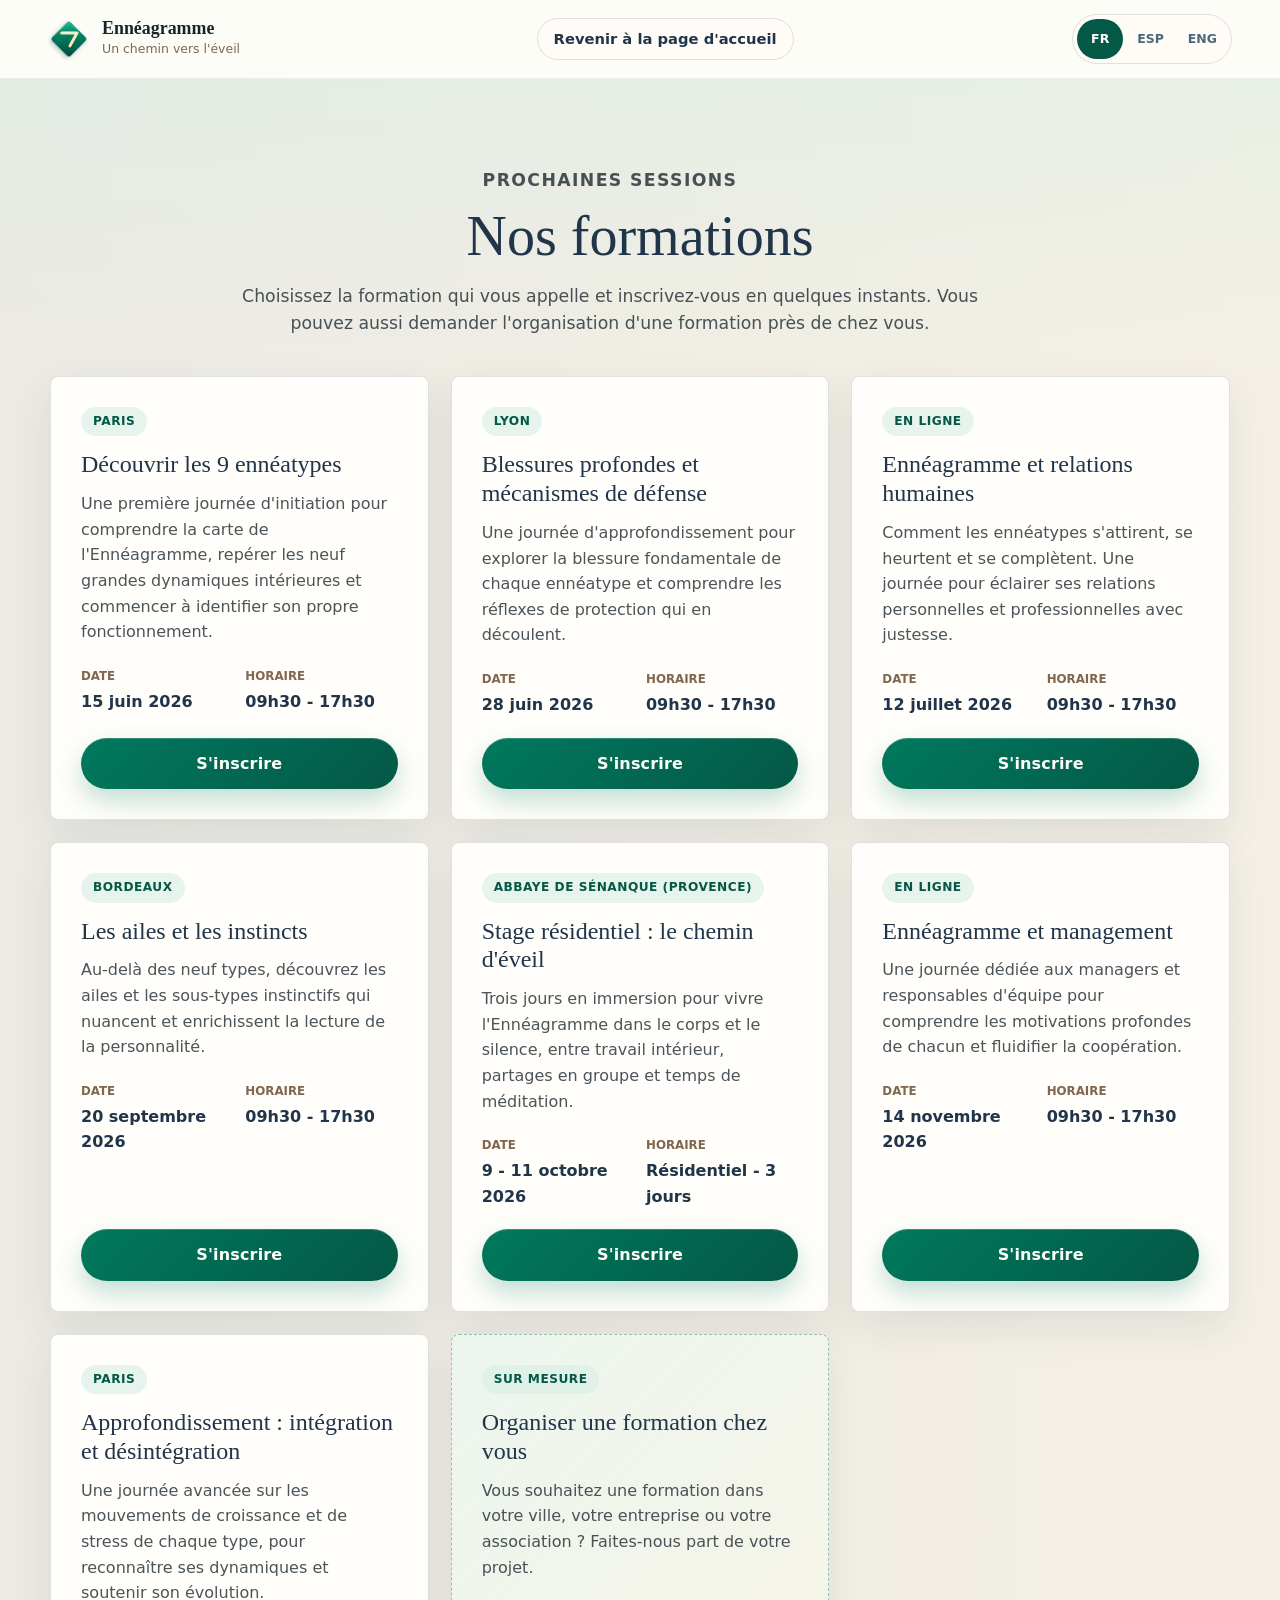
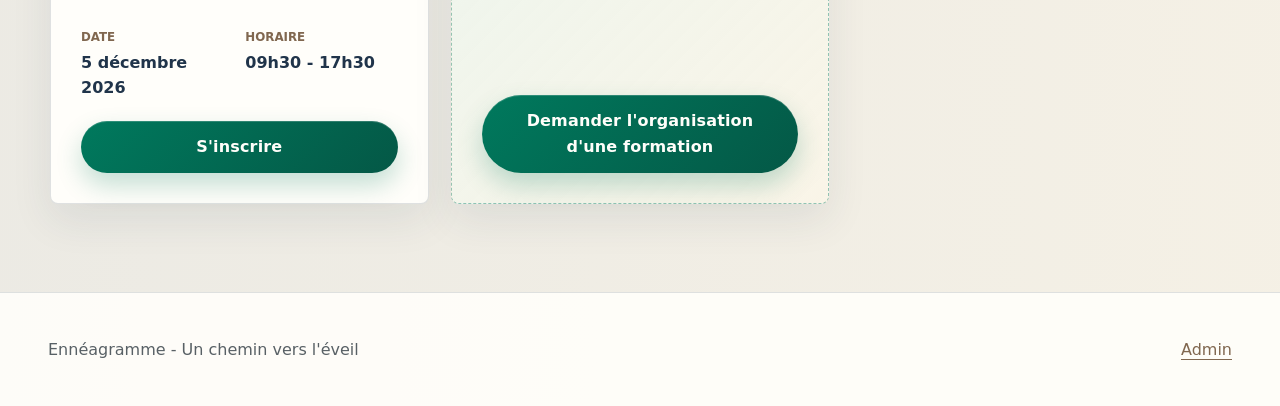
<file: formations.html>
<!doctype html>
<html lang="fr">
  <head>
    <meta charset="utf-8" />
    <meta name="viewport" content="width=device-width, initial-scale=1" />
    <meta name="description" content="Découvrez nos formations et stages Ennéagramme : dates, lieux et inscription." />
    <title>Nos formations - Ennéagramme</title>
    <link rel="icon" href="assets/images/favicon.ico" sizes="any" />
    <link rel="icon" href="assets/images/favicon.svg" type="image/svg+xml" />
    <link rel="apple-touch-icon" href="assets/images/apple-touch-icon.png" />
    <link rel="manifest" href="site.webmanifest" />
    <link rel="stylesheet" href="css/style.css" />
  </head>
  <body>
    <header class="site-header">
      <a class="brand" href="index.html#accueil" aria-label="Retour à l'accueil">
        <span class="brand-mark">
          <img src="assets/images/logo.svg" alt="" />
        </span>
        <span>
          <strong data-i18n="site.title">Ennéagramme</strong>
          <small data-i18n="site.subtitle">Un chemin vers l'éveil</small>
        </span>
      </a>

      <a class="back-home" href="index.html#accueil" data-i18n="page.back">
        <span aria-hidden="true">&larr;</span>
        <span>Revenir à la page d'accueil</span>
      </a>

      <div class="language-switcher" aria-label="Choix de langue">
        <button type="button" data-lang="fr" class="active">FR</button>
        <button type="button" data-lang="es">ESP</button>
        <button type="button" data-lang="en">ENG</button>
      </div>
    </header>

    <main>
      <section class="section">
        <div class="section-heading">
          <p class="eyebrow" data-i18n="page.eyebrow">Prochaines sessions</p>
          <h1 class="page-title" data-i18n="page.title">Nos formations</h1>
          <p data-i18n="page.intro">
            Choisissez la formation qui vous appelle et inscrivez-vous en quelques instants. Vous pouvez
            aussi demander l'organisation d'une formation près de chez vous.
          </p>
        </div>

        <p class="admin-hint admin-only" data-i18n="admin.hint">
          Mode admin : cliquez sur un champ d'un encadré pour le modifier, puis exportez les formations.
        </p>

        <div id="formations-grid" class="formations-grid"></div>
      </section>
    </main>

    <footer class="site-footer">
      <p>
        <span data-i18n="footer.text">Ennéagramme - Un chemin vers l'éveil</span>
      </p>
      <div class="footer-actions">
        <button type="button" class="text-button admin-only" id="admin-export" data-i18n="admin.export">
          Exporter les formations
        </button>
        <button type="button" class="text-button" id="admin-toggle" data-i18n="admin.button">Admin</button>
      </div>
    </footer>

    <!-- Modale : inscription à une formation -->
    <dialog id="inscription-dialog" class="modal">
      <form method="dialog" class="modal-panel" id="registration-form">
        <button type="button" class="modal-close" data-close aria-label="Fermer">&times;</button>
        <p class="eyebrow" data-i18n="registration.eyebrow">Inscription</p>
        <h2 data-i18n="registration.title">Demande d'inscription</h2>

        <div id="selected-formation" class="selected-formation modal-summary"></div>

        <div class="modal-fields">
          <label>
            <span data-i18n="registration.firstName">Prénom</span>
            <input type="text" name="firstName" required autocomplete="given-name" />
          </label>
          <label>
            <span data-i18n="registration.lastName">Nom</span>
            <input type="text" name="lastName" required autocomplete="family-name" />
          </label>
          <label>
            <span data-i18n="registration.phone">Téléphone</span>
            <input type="tel" name="phone" required autocomplete="tel" />
          </label>
          <label>
            <span data-i18n="registration.email">Email</span>
            <input type="email" name="email" required autocomplete="email" />
          </label>
          <label class="field-full">
            <span data-i18n="registration.message">Message (facultatif)</span>
            <textarea name="message" rows="3"></textarea>
          </label>
        </div>

        <div class="modal-actions">
          <button type="button" class="ghost-button" data-close data-i18n="modal.cancel">Annuler</button>
          <button type="submit" class="primary-button" data-i18n="registration.submit">Valider mon inscription</button>
        </div>
        <p id="registration-message" class="form-message" role="status"></p>
      </form>
    </dialog>

    <!-- Modale : organiser une formation chez vous -->
    <dialog id="organize-dialog" class="modal">
      <form method="dialog" class="modal-panel" id="organize-form">
        <button type="button" class="modal-close" data-close aria-label="Fermer">&times;</button>
        <p class="eyebrow" data-i18n="organize.eyebrow">Sur mesure</p>
        <h2 data-i18n="organize.title">Organiser une formation chez vous</h2>
        <p class="modal-lead" data-i18n="organize.intro">
          Association, entreprise, groupe ou collectivité : nous construisons une formation adaptée à
          votre contexte, dans le lieu de votre choix. Décrivez votre projet, nous vous recontactons.
        </p>

        <div class="modal-fields">
          <label>
            <span data-i18n="organize.contact">Nom du contact</span>
            <input type="text" name="contact" required autocomplete="name" />
          </label>
          <label>
            <span data-i18n="organize.structure">Structure / organisation</span>
            <input type="text" name="structure" autocomplete="organization" />
          </label>
          <label>
            <span data-i18n="organize.email">Email</span>
            <input type="email" name="email" required autocomplete="email" />
          </label>
          <label>
            <span data-i18n="organize.phone">Téléphone</span>
            <input type="tel" name="phone" autocomplete="tel" />
          </label>
          <label>
            <span data-i18n="organize.city">Ville / lieu souhaité</span>
            <input type="text" name="city" />
          </label>
          <label>
            <span data-i18n="organize.participants">Nombre de participants estimé</span>
            <input type="number" name="participants" min="1" />
          </label>
          <label class="field-full">
            <span data-i18n="organize.dates">Dates ou période envisagée</span>
            <input type="text" name="dates" />
          </label>
          <label class="field-full">
            <span data-i18n="organize.message">Votre projet</span>
            <textarea name="message" rows="3"></textarea>
          </label>
        </div>

        <div class="modal-actions">
          <button type="button" class="ghost-button" data-close data-i18n="modal.cancel">Annuler</button>
          <button type="submit" class="primary-button" data-i18n="organize.submit">Envoyer ma demande</button>
        </div>
        <p id="organize-message" class="form-message" role="status"></p>
      </form>
    </dialog>

    <script src="js/formations.js"></script>
  </body>
</html>
</file>
<file: css/style.css>
:root {
  --ivory: #f7f4ec;
  --paper: #fffefa;
  --ink: #18242c;
  --night: #20344a;
  --blue: #4e6879;
  --emerald: #00795d;
  --emerald-dark: #045846;
  --mint: #d8eee4;
  --gold: #c6a968;
  --gold-soft: #efe4c5;
  --brown: #80674f;
  --sage: #8b9a86;
  --line: rgba(32, 52, 74, 0.14);
  --shadow: 0 16px 42px rgba(32, 52, 74, 0.09);
  --radius: 8px;
  --max-width: 1180px;
}

* {
  box-sizing: border-box;
}

html {
  scroll-behavior: smooth;
  overflow-x: clip;
}

body {
  margin: 0;
  color: var(--ink);
  background:
    linear-gradient(180deg, rgba(216, 238, 228, 0.55), rgba(247, 244, 236, 0) 360px),
    linear-gradient(90deg, rgba(32, 52, 74, 0.05), rgba(198, 169, 104, 0.05)),
    var(--ivory);
  font-family: Inter, ui-sans-serif, system-ui, -apple-system, BlinkMacSystemFont, "Segoe UI", sans-serif;
  line-height: 1.6;
  overflow-x: clip;
}

a {
  color: inherit;
  text-decoration: none;
}

button,
input {
  font: inherit;
}

.site-header {
  position: sticky;
  top: 0;
  z-index: 20;
  display: grid;
  grid-template-columns: auto 1fr auto;
  align-items: center;
  gap: 24px;
  min-height: 78px;
  padding: 14px clamp(18px, 4vw, 48px);
  border-bottom: 1px solid rgba(32, 52, 74, 0.08);
  background: rgba(255, 254, 250, 0.92);
  backdrop-filter: blur(18px);
}

.brand {
  display: inline-flex;
  align-items: center;
  gap: 12px;
  min-width: 210px;
}

.brand-mark {
  display: grid;
  place-items: center;
  width: 42px;
  height: 42px;
  flex: 0 0 auto;
}

.brand-mark img {
  display: block;
  width: 42px;
  height: 42px;
}

.brand strong,
.brand small {
  display: block;
}

.brand strong {
  font-family: Georgia, "Times New Roman", serif;
  font-size: 1.12rem;
  line-height: 1.1;
}

.brand small {
  color: var(--brown);
  font-size: 0.78rem;
}

.main-nav {
  display: flex;
  justify-content: center;
  gap: clamp(14px, 3vw, 36px);
  color: rgba(24, 36, 44, 0.78);
  font-size: 0.95rem;
}

.main-nav a {
  padding: 8px 0;
  border-bottom: 1px solid transparent;
}

.main-nav a:hover,
.main-nav a:focus-visible {
  color: var(--night);
  border-color: var(--gold);
}

.language-switcher {
  display: inline-flex;
  gap: 4px;
  padding: 4px;
  border: 1px solid var(--line);
  border-radius: 999px;
  background: rgba(255, 253, 248, 0.68);
}

.language-switcher button,
.text-button,
.ghost-button,
.primary-button,
.table-button,
.danger-button {
  min-height: 40px;
  border: 0;
  cursor: pointer;
  transition:
    transform 0.22s cubic-bezier(0.22, 1, 0.36, 1),
    box-shadow 0.22s ease,
    background 0.22s ease,
    color 0.22s ease,
    border-color 0.22s ease;
}

.language-switcher button:focus-visible,
.text-button:focus-visible,
.ghost-button:focus-visible,
.primary-button:focus-visible,
.table-button:focus-visible,
.danger-button:focus-visible,
.back-home:focus-visible {
  outline: 2px solid var(--gold);
  outline-offset: 3px;
}

@media (prefers-reduced-motion: reduce) {
  .language-switcher button,
  .text-button,
  .ghost-button,
  .primary-button,
  .table-button,
  .danger-button,
  .formation-card {
    transition: none;
  }
}

.language-switcher button {
  min-width: 46px;
  padding: 6px 10px;
  border-radius: 999px;
  color: var(--blue);
  background: transparent;
  font-size: 0.78rem;
  font-weight: 700;
  letter-spacing: 0;
}

.language-switcher button.active {
  color: var(--paper);
  background: var(--emerald-dark);
}

.mobile-menu-button {
  display: none;
  width: 44px;
  height: 44px;
  border: 1px solid var(--line);
  border-radius: var(--radius);
  background: var(--paper);
}

.mobile-menu-button span {
  display: block;
  width: 18px;
  height: 2px;
  margin: 4px auto;
  background: var(--night);
}

.section {
  width: min(calc(100% - 36px), var(--max-width));
  margin: 0 auto;
  padding: 88px 0;
}

.section-soft {
  width: 100%;
  max-width: none;
  padding-inline: max(18px, calc((100vw - var(--max-width)) / 2));
  background: rgba(255, 254, 250, 0.66);
  border-block: 1px solid rgba(32, 52, 74, 0.06);
}

.hero {
  position: relative;
  overflow: hidden;
  display: grid;
  grid-template-columns: minmax(0, 1fr);
  align-items: center;
  min-height: min(680px, calc(100vh - 118px));
  padding-top: 48px;
  padding-bottom: 64px;
}

.hero::after {
  content: "";
  position: absolute;
  left: 0;
  right: 0;
  bottom: 26px;
  height: 1px;
  background: linear-gradient(90deg, transparent, rgba(0, 121, 93, 0.22), transparent);
  pointer-events: none;
}

.hero-content {
  position: relative;
  z-index: 2;
  min-width: 0;
  max-width: 880px;
  padding-left: clamp(0px, 2vw, 28px);
  border-left: 3px solid rgba(0, 121, 93, 0.16);
}

.eyebrow {
  margin: 0 0 12px;
  color: var(--brown);
  font-size: 0.82rem;
  font-weight: 750;
  letter-spacing: 0.08em;
  text-transform: uppercase;
}

h1,
h2,
h3 {
  margin: 0;
  color: var(--night);
  font-family: Georgia, "Times New Roman", serif;
  font-weight: 500;
  letter-spacing: 0;
}

h1 {
  max-width: 820px;
  font-size: 6.2rem;
  line-height: 0.94;
}

h1 em {
  display: block;
  margin-top: 12px;
  color: var(--brown);
  font-size: 2.9rem;
  font-style: normal;
}

h2 {
  font-size: 3.5rem;
  line-height: 1.05;
}

h3 {
  font-size: 1.55rem;
}

.hero-text,
.section-heading p {
  max-width: 760px;
  color: rgba(24, 36, 44, 0.78);
  font-size: 1.08rem;
}

.hero-text {
  margin: 28px 0 32px;
}

.primary-button {
  position: relative;
  display: inline-flex;
  align-items: center;
  justify-content: center;
  min-width: 148px;
  padding: 13px 26px;
  border-radius: 999px;
  color: var(--paper);
  background: linear-gradient(135deg, var(--emerald) 0%, var(--emerald-dark) 100%);
  font-weight: 720;
  letter-spacing: 0.01em;
  box-shadow: 0 12px 26px rgba(0, 121, 93, 0.24), inset 0 1px 0 rgba(255, 255, 255, 0.18);
}

.primary-button:hover {
  transform: translateY(-2px);
  background: linear-gradient(135deg, var(--emerald-dark) 0%, var(--night) 100%);
  box-shadow: 0 18px 36px rgba(0, 121, 93, 0.3), inset 0 1px 0 rgba(255, 255, 255, 0.2);
}

.primary-button:active {
  transform: translateY(0);
  box-shadow: 0 8px 18px rgba(0, 121, 93, 0.24);
}

.enneagram-holder {
  width: min(100%, 540px);
  aspect-ratio: 1;
}

.hero-symbol {
  position: absolute;
  z-index: 1;
  top: 50%;
  right: max(-160px, -9vw);
  width: min(68vw, 760px);
  aspect-ratio: 1;
  transform: translateY(-48%);
  opacity: 0.2;
  filter: drop-shadow(0 32px 65px rgba(32, 52, 74, 0.08));
  pointer-events: none;
}

.enneagram-svg {
  width: 100%;
  height: 100%;
  overflow: visible;
}

.enneagram-ring {
  fill: rgba(255, 253, 248, 0.75);
  stroke: rgba(198, 169, 104, 0.42);
  stroke-width: 1.3;
}

.hero-symbol .enneagram-ring {
  fill: transparent;
  stroke: rgba(0, 121, 93, 0.55);
  stroke-width: 0.9;
}

.enneagram-line {
  fill: none;
  stroke: rgba(32, 52, 74, 0.48);
  stroke-width: 1.25;
}

.hero-symbol .enneagram-line {
  stroke: rgba(32, 52, 74, 0.56);
  stroke-width: 0.9;
}

.enneagram-node circle {
  fill: var(--paper);
  stroke: var(--gold);
  stroke-width: 1.2;
}

.enneagram-dot {
  fill: rgba(0, 121, 93, 0.62);
}

.enneagram-node text {
  fill: var(--night);
  font-weight: 760;
}

.enneagram-label {
  fill: rgba(24, 36, 44, 0.82);
  font-size: 10.8px;
  font-weight: 700;
}

.enneagram-label-pill {
  fill: rgba(255, 253, 248, 0.9);
  stroke: rgba(198, 169, 104, 0.35);
  stroke-width: 0.8;
}

.interactive .enneagram-label-group {
  cursor: pointer;
}

.interactive .enneagram-node {
  cursor: pointer;
}

.interactive .enneagram-node:hover circle,
.interactive .enneagram-node.active circle {
  fill: var(--gold-soft);
  stroke: var(--night);
}

.interactive .enneagram-label-group:hover .enneagram-label-pill,
.interactive .enneagram-label-group.active .enneagram-label-pill {
  fill: var(--gold-soft);
  stroke: rgba(32, 52, 74, 0.6);
}

.section-heading {
  max-width: 820px;
  margin: 0 auto 38px;
  text-align: center;
}

.section-heading.left {
  margin-inline: 0;
  text-align: left;
}

.table-shell {
  overflow-x: auto;
  border: 1px solid var(--line);
  border-radius: var(--radius);
  background: rgba(255, 254, 250, 0.92);
  box-shadow: var(--shadow);
}

.formations-table {
  width: 100%;
  min-width: 760px;
  border-collapse: collapse;
}

.formations-table th,
.formations-table td {
  padding: 18px;
  border-bottom: 1px solid rgba(32, 52, 74, 0.09);
  text-align: left;
  vertical-align: middle;
}

.formations-table th {
  color: var(--brown);
  background: rgba(216, 238, 228, 0.5);
  font-size: 0.8rem;
  text-transform: uppercase;
}

.formations-table tbody tr:hover {
  background: rgba(216, 238, 228, 0.24);
}

.formations-table tr:last-child td {
  border-bottom: 0;
}

.table-button,
.danger-button,
.ghost-button {
  border: 1px solid var(--line);
  border-radius: 999px;
  background: var(--paper);
  color: var(--night);
  font-weight: 720;
}

.table-button:hover,
.ghost-button:hover {
  transform: translateY(-1px);
  border-color: var(--gold);
  background: var(--mint);
  box-shadow: 0 8px 18px rgba(32, 52, 74, 0.1);
}

.danger-button:hover {
  border-color: #b4554a;
  background: rgba(180, 85, 74, 0.08);
}

.language-switcher button:hover:not(.active) {
  color: var(--emerald-dark);
  background: rgba(216, 238, 228, 0.6);
}

.table-button,
.danger-button {
  padding: 8px 14px;
}

.danger-button {
  color: #8f3c32;
}

.ghost-button {
  padding: 10px 16px;
}

.table-input {
  width: 100%;
  min-width: 120px;
  padding: 10px;
  border: 1px solid var(--line);
  border-radius: var(--radius);
  color: var(--ink);
  background: #fff;
}

.admin-add-row {
  margin: 16px 0 0;
}

.registration-section {
  padding-top: 56px;
}

.registration-panel {
  max-width: 820px;
  margin: 0 auto;
  padding: clamp(22px, 5vw, 42px);
  border: 1px solid var(--line);
  border-radius: var(--radius);
  background: rgba(255, 254, 250, 0.94);
  box-shadow: var(--shadow);
}

.selected-formation {
  display: grid;
  grid-template-columns: repeat(4, minmax(0, 1fr));
  gap: 10px;
  margin: 22px 0 30px;
}

.selected-formation div {
  padding: 14px;
  border: 1px solid var(--line);
  border-radius: var(--radius);
  background: rgba(216, 238, 228, 0.24);
}

.selected-formation strong {
  display: block;
  color: var(--brown);
  font-size: 0.78rem;
  text-transform: uppercase;
}

.registration-form {
  display: grid;
  grid-template-columns: repeat(2, minmax(0, 1fr));
  gap: 16px;
}

.registration-form label {
  display: grid;
  gap: 6px;
  color: var(--night);
  font-weight: 720;
}

.registration-form input {
  min-height: 48px;
  padding: 10px 12px;
  border: 1px solid var(--line);
  border-radius: var(--radius);
  background: #fff;
}

.registration-form button {
  grid-column: 1 / -1;
  justify-self: start;
}

.form-message {
  min-height: 28px;
  color: #476b4e;
  font-weight: 720;
}

.types-layout {
  display: grid;
  grid-template-columns: minmax(340px, 0.9fr) minmax(0, 1fr);
  gap: clamp(28px, 6vw, 72px);
  align-items: center;
}

.type-card,
.trainer-card,
.testimonial-card {
  border: 1px solid var(--line);
  border-radius: var(--radius);
  background: var(--paper);
  box-shadow: var(--shadow);
}

.type-card {
  min-height: 410px;
  padding: clamp(22px, 4vw, 36px);
}

.type-card .emblem {
  display: grid;
  place-items: center;
  width: 68px;
  height: 68px;
  margin-bottom: 18px;
  border-radius: 50%;
  color: var(--night);
  background: linear-gradient(135deg, var(--gold-soft), var(--mint));
}

.type-card dl {
  display: grid;
  gap: 14px;
  margin: 22px 0 0;
}

.type-card dt {
  color: var(--brown);
  font-size: 0.8rem;
  font-weight: 780;
  text-transform: uppercase;
}

.type-card dd {
  margin: 2px 0 0;
  color: rgba(24, 36, 44, 0.78);
}

.trainer-grid {
  display: grid;
  gap: 22px;
}

.trainer-card {
  display: grid;
  grid-template-columns: 220px 1fr;
  gap: 28px;
  align-items: center;
  padding: clamp(20px, 3vw, 30px);
}

.trainer-photo {
  position: relative;
  display: grid;
  place-items: center;
  aspect-ratio: 1;
  border-radius: var(--radius);
  overflow: hidden;
  color: var(--night);
  background:
    linear-gradient(135deg, rgba(198, 169, 104, 0.18), rgba(0, 121, 93, 0.14)),
    var(--paper);
  font-family: Georgia, "Times New Roman", serif;
  font-size: 3rem;
}

.trainer-photo img {
  position: absolute;
  inset: 0;
  width: 100%;
  height: 100%;
  object-fit: cover;
}

.trainer-photo img.is-hidden {
  display: none;
}

.testimonials {
  padding-bottom: 72px;
}

.testimonial-grid {
  display: grid;
  grid-template-columns: repeat(3, minmax(0, 1fr));
  gap: 18px;
}

.testimonial-card {
  padding: 10px;
  overflow: hidden;
}

.testimonial-video {
  display: block;
  width: 100%;
  aspect-ratio: 16 / 9;
  border-radius: calc(var(--radius) - 2px);
  background: #000;
  object-fit: cover;
}

.site-footer {
  display: flex;
  justify-content: space-between;
  gap: 20px;
  padding: 28px clamp(18px, 4vw, 48px);
  border-top: 1px solid var(--line);
  color: rgba(24, 36, 44, 0.72);
  background: rgba(255, 254, 250, 0.92);
}

.footer-actions {
  display: flex;
  flex-wrap: wrap;
  gap: 10px;
  justify-content: flex-end;
}

.text-button {
  padding: 6px 0;
  color: var(--brown);
  background: transparent;
  text-decoration: underline;
  text-underline-offset: 4px;
}

.admin-only {
  display: none;
}

body.is-admin .admin-only {
  display: inline-flex;
}

body.is-admin .admin-hint.admin-only {
  display: block;
}

body.is-admin [contenteditable="true"] {
  outline: 1px dashed rgba(198, 169, 104, 0.95);
  outline-offset: 4px;
  border-radius: 4px;
}

body.is-admin [contenteditable="true"]:focus {
  outline: 2px solid var(--emerald);
  background: rgba(216, 238, 228, 0.4);
}

/* Section formations (accueil) : bouton découvrir */
.formations-cta-wrap {
  margin-top: 30px;
}

/* Page "Nos formations" */
.back-home {
  display: inline-flex;
  align-items: center;
  gap: 8px;
  justify-self: center;
  padding: 8px 16px;
  border: 1px solid var(--line);
  border-radius: 999px;
  color: var(--night);
  background: rgba(255, 253, 248, 0.68);
  font-size: 0.92rem;
  font-weight: 700;
}

.back-home:hover,
.back-home:focus-visible {
  color: var(--emerald-dark);
  border-color: var(--gold);
}

.page-title {
  font-size: 3.5rem;
  line-height: 1.05;
}

.formations-grid {
  display: grid;
  grid-template-columns: repeat(3, minmax(0, 1fr));
  gap: 22px;
}

.formation-card {
  display: flex;
  flex-direction: column;
  gap: 20px;
  padding: clamp(22px, 3vw, 30px);
  border: 1px solid var(--line);
  border-radius: var(--radius);
  background: var(--paper);
  box-shadow: var(--shadow);
  transition:
    transform 0.24s cubic-bezier(0.22, 1, 0.36, 1),
    box-shadow 0.24s ease,
    border-color 0.24s ease;
}

.formation-card:hover {
  transform: translateY(-4px);
  border-color: rgba(198, 169, 104, 0.5);
  box-shadow: 0 26px 54px rgba(32, 52, 74, 0.14);
}

.formation-card-body {
  flex: 1 1 auto;
}

.formation-place {
  display: inline-block;
  margin-bottom: 14px;
  padding: 5px 12px;
  border-radius: 999px;
  color: var(--emerald-dark);
  background: rgba(216, 238, 228, 0.6);
  font-size: 0.76rem;
  font-weight: 750;
  letter-spacing: 0.04em;
  text-transform: uppercase;
}

.formation-title {
  font-size: 1.5rem;
  line-height: 1.2;
}

.formation-desc {
  margin: 12px 0 0;
  color: rgba(24, 36, 44, 0.78);
  font-size: 1rem;
}

.formation-meta {
  display: grid;
  grid-template-columns: repeat(2, minmax(0, 1fr));
  gap: 12px;
  margin: 22px 0 0;
}

.formation-meta dt {
  color: var(--brown);
  font-size: 0.74rem;
  font-weight: 780;
  text-transform: uppercase;
}

.formation-meta dd {
  margin: 3px 0 0;
  color: var(--night);
  font-weight: 650;
}

.formation-register {
  align-self: stretch;
  width: 100%;
}

.admin-hint {
  max-width: 820px;
  margin: 0 auto 24px;
  padding: 12px 18px;
  border: 1px solid rgba(198, 169, 104, 0.5);
  border-radius: var(--radius);
  background: rgba(239, 228, 197, 0.35);
  color: var(--brown);
  font-size: 0.92rem;
  font-weight: 650;
  text-align: center;
}

.organize-card {
  border-style: dashed;
  border-color: rgba(0, 121, 93, 0.4);
  background:
    linear-gradient(135deg, rgba(216, 238, 228, 0.5), rgba(239, 228, 197, 0.35)),
    var(--paper);
}

/* Modales (inscription / organisation) */
.modal {
  width: min(640px, calc(100% - 32px));
  padding: 0;
  border: 1px solid var(--line);
  border-radius: var(--radius);
  background: transparent;
  box-shadow: 0 30px 80px rgba(32, 52, 74, 0.28);
}

.modal::backdrop {
  background: rgba(24, 36, 44, 0.5);
  backdrop-filter: blur(3px);
}

.modal-panel {
  position: relative;
  padding: clamp(24px, 4vw, 40px);
  border-radius: var(--radius);
  background: var(--paper);
}

.modal-panel .eyebrow {
  margin-bottom: 8px;
}

.modal-panel h2 {
  font-size: 1.9rem;
  line-height: 1.15;
}

.modal-close {
  position: absolute;
  top: 14px;
  right: 16px;
  width: 40px;
  height: 40px;
  border: 0;
  border-radius: 50%;
  color: var(--night);
  background: rgba(216, 238, 228, 0.5);
  font-size: 1.5rem;
  line-height: 1;
  cursor: pointer;
}

.modal-close:hover,
.modal-close:focus-visible {
  background: var(--gold-soft);
}

.modal-lead {
  margin: 12px 0 0;
  color: rgba(24, 36, 44, 0.78);
}

.modal-summary {
  display: grid;
  grid-template-columns: repeat(3, minmax(0, 1fr));
}

.modal-summary .summary-topic {
  grid-column: 1 / -1;
  background: rgba(216, 238, 228, 0.42);
}

.modal-summary .summary-topic strong {
  text-transform: none;
  font-size: 1rem;
  color: var(--night);
}

.modal-fields {
  display: grid;
  grid-template-columns: repeat(2, minmax(0, 1fr));
  gap: 16px;
  margin: 24px 0 8px;
}

.modal-fields label {
  display: grid;
  gap: 6px;
  color: var(--night);
  font-weight: 720;
}

.modal-fields .field-full {
  grid-column: 1 / -1;
}

.modal-fields input,
.modal-fields textarea {
  min-height: 48px;
  padding: 10px 12px;
  border: 1px solid var(--line);
  border-radius: var(--radius);
  background: #fff;
  font: inherit;
  color: var(--ink);
}

.modal-fields textarea {
  min-height: 84px;
  resize: vertical;
}

.modal-actions {
  display: flex;
  flex-wrap: wrap;
  gap: 12px;
  justify-content: flex-end;
  margin-top: 18px;
}

@media (max-width: 980px) {
  .formations-grid {
    grid-template-columns: repeat(2, minmax(0, 1fr));
  }
}

@media (max-width: 920px) {
  .site-header {
    grid-template-columns: auto auto 1fr;
  }

  .back-home {
    order: 3;
    justify-self: end;
    padding: 8px 12px;
  }

  .back-home span:last-child {
    display: none;
  }

  .mobile-menu-button {
    display: block;
    order: 2;
  }

  .brand {
    min-width: 0;
  }

  .main-nav {
    position: absolute;
    top: 78px;
    left: 18px;
    right: 18px;
    display: none;
    flex-direction: column;
    gap: 2px;
    padding: 14px;
    border: 1px solid var(--line);
    border-radius: var(--radius);
    background: var(--paper);
    box-shadow: var(--shadow);
  }

  .main-nav.is-open {
    display: flex;
  }

  .language-switcher {
    justify-self: end;
    order: 3;
  }

  .hero,
  .types-layout {
    grid-template-columns: 1fr;
  }

  .hero {
    min-height: auto;
  }

  h1 {
    font-size: 4.3rem;
  }

  h1 em {
    font-size: 2rem;
  }

  h2 {
    font-size: 2.8rem;
  }

  .enneagram-holder {
    max-width: 430px;
    margin: 0 auto;
  }

  .hero-symbol {
    top: 54%;
    right: -220px;
    width: 720px;
    opacity: 0.16;
  }

  .selected-formation,
  .registration-form,
  .trainer-card,
  .testimonial-grid {
    grid-template-columns: 1fr;
  }

  .trainer-photo {
    max-width: 260px;
  }
}

@media (max-width: 560px) {
  .site-header {
    grid-template-columns: minmax(0, 1fr) auto auto;
    gap: 10px;
    padding-inline: 14px;
  }

  .brand {
    gap: 9px;
  }

  .brand strong {
    font-size: 1rem;
  }

  .brand-mark,
  .brand-mark img {
    width: 36px;
    height: 36px;
  }

  .brand small {
    display: none;
  }

  .language-switcher {
    grid-column: 1 / -1;
    gap: 2px;
    justify-self: start;
    margin-top: 2px;
    padding: 3px;
  }

  .language-switcher button {
    min-width: 32px;
    min-height: 34px;
    padding-inline: 6px;
    font-size: 0.7rem;
  }

  .section,
  .section-soft {
    padding-top: 68px;
    padding-bottom: 68px;
  }

  h1 {
    font-size: 3.25rem;
  }

  h1 em {
    font-size: 1.65rem;
  }

  h2 {
    font-size: 2.35rem;
  }

  .hero-symbol {
    right: -250px;
    width: 620px;
  }

  .formations-table th,
  .formations-table td {
    padding: 14px;
  }
}
</file>
